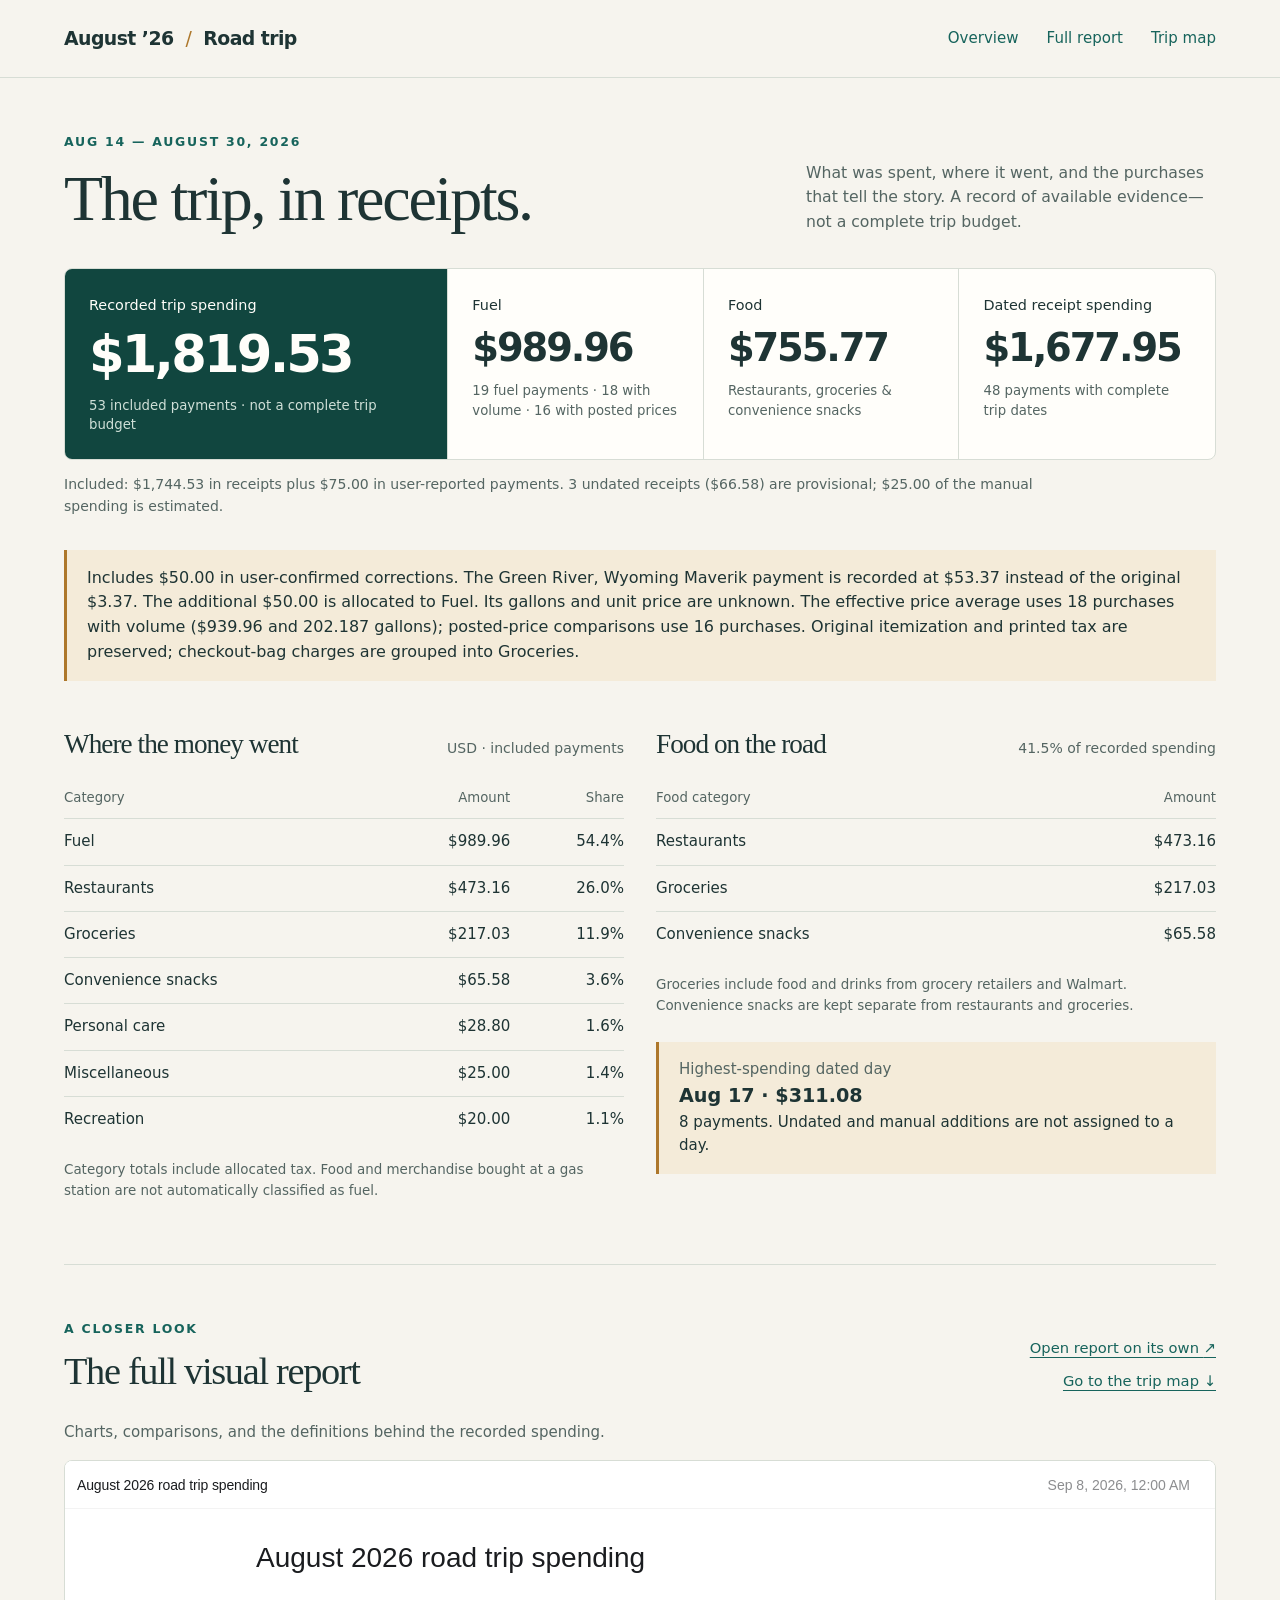
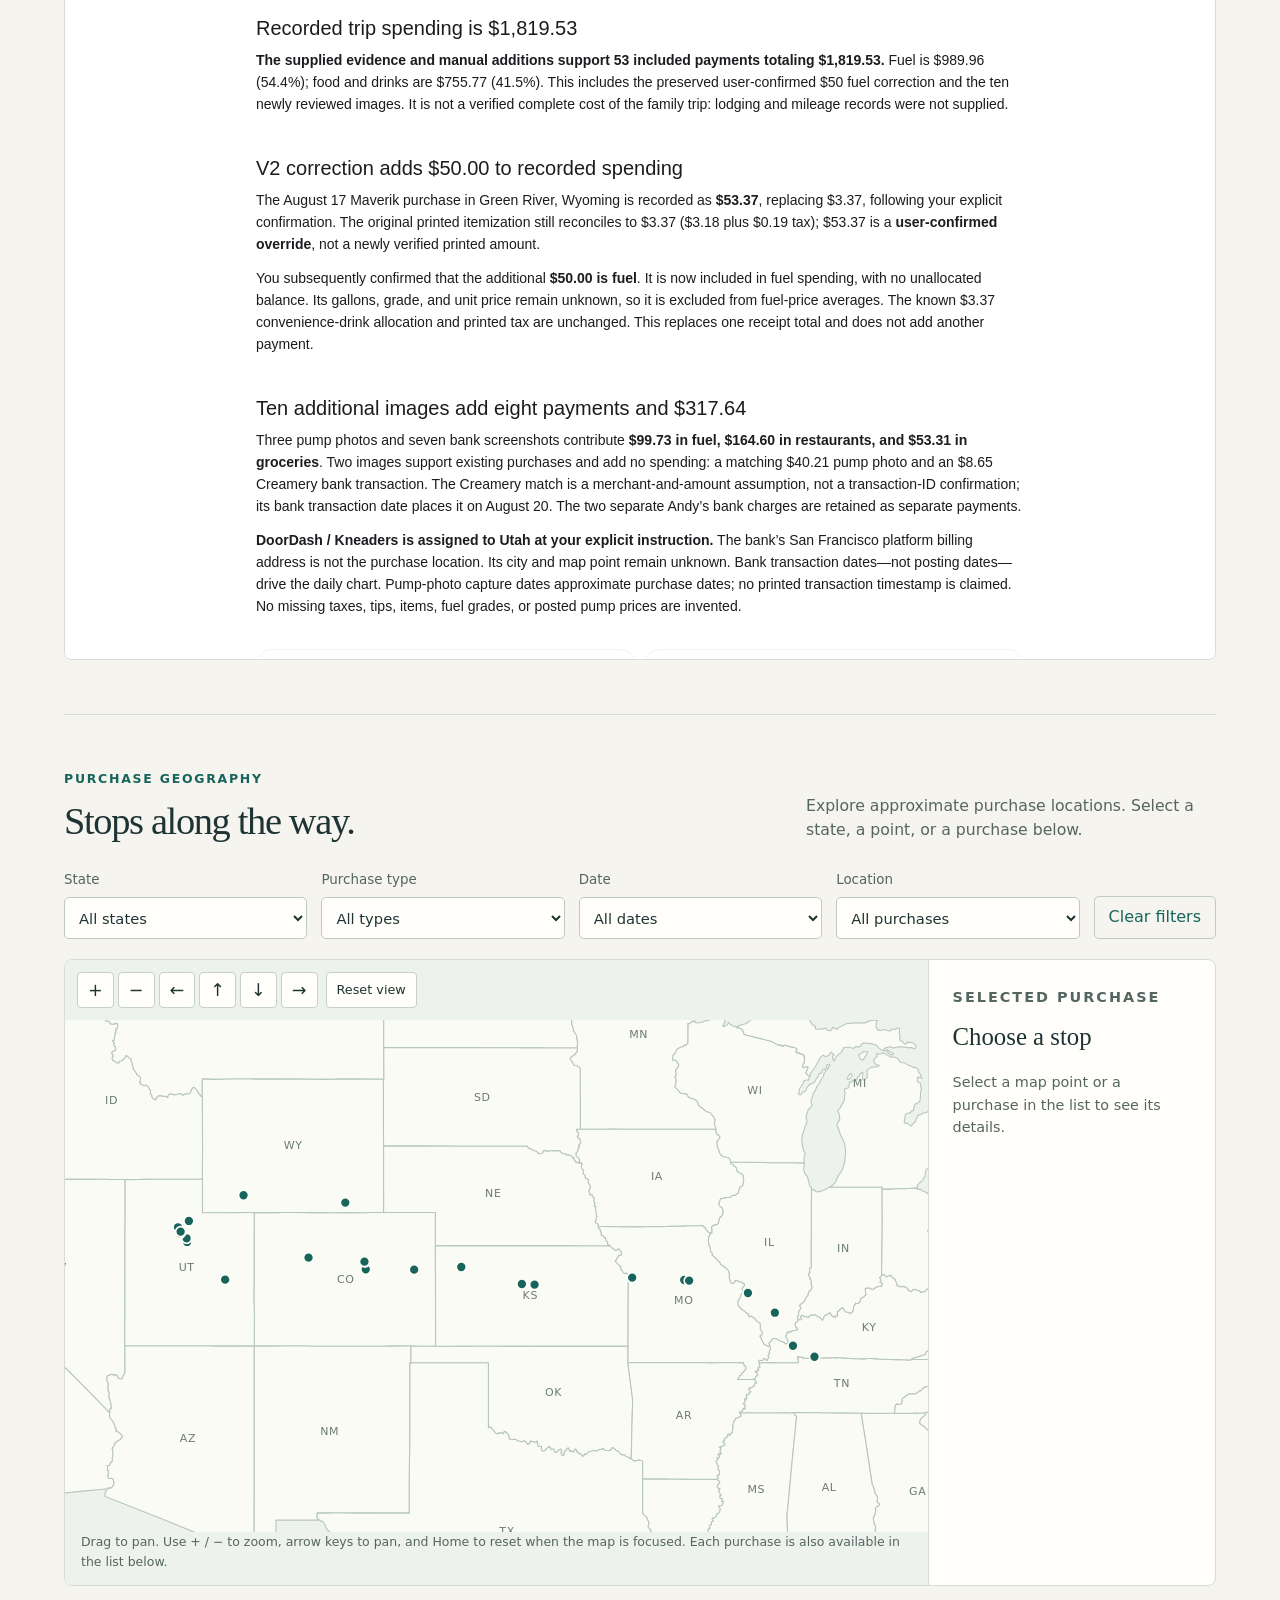
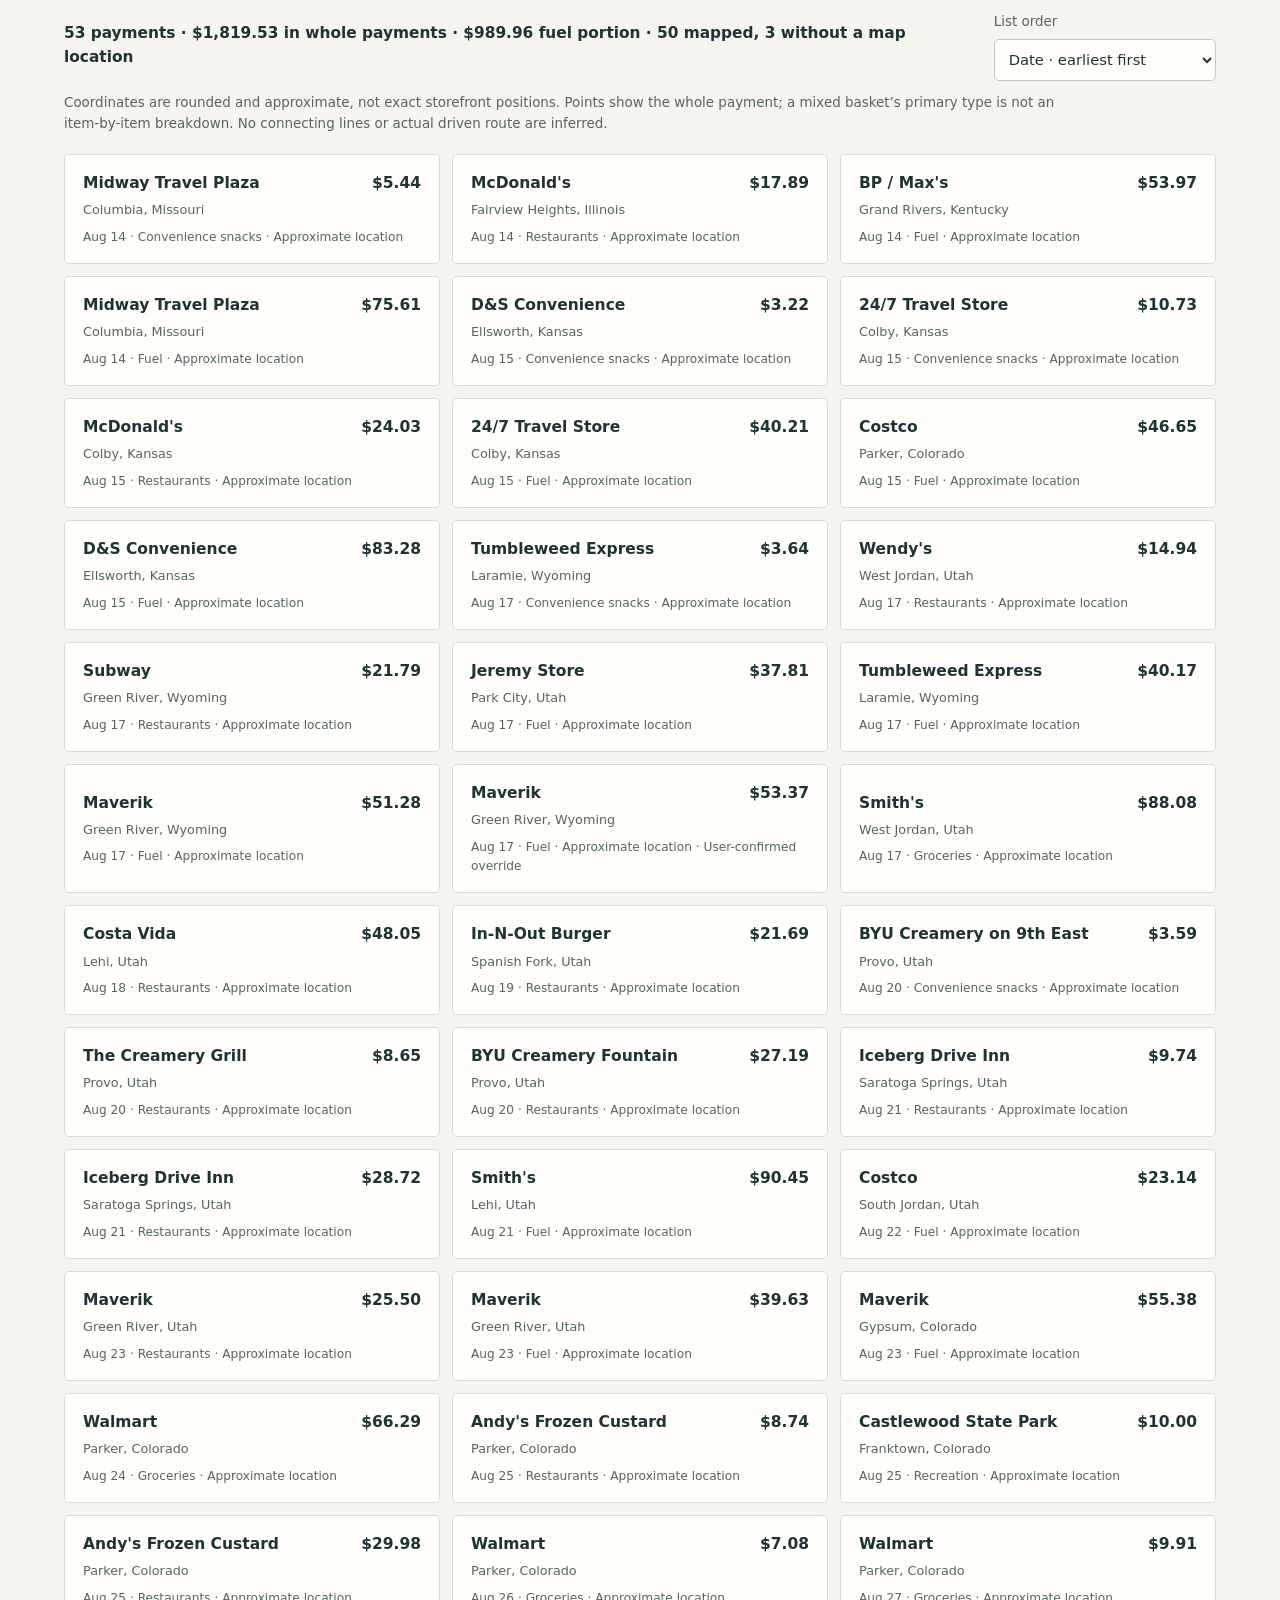
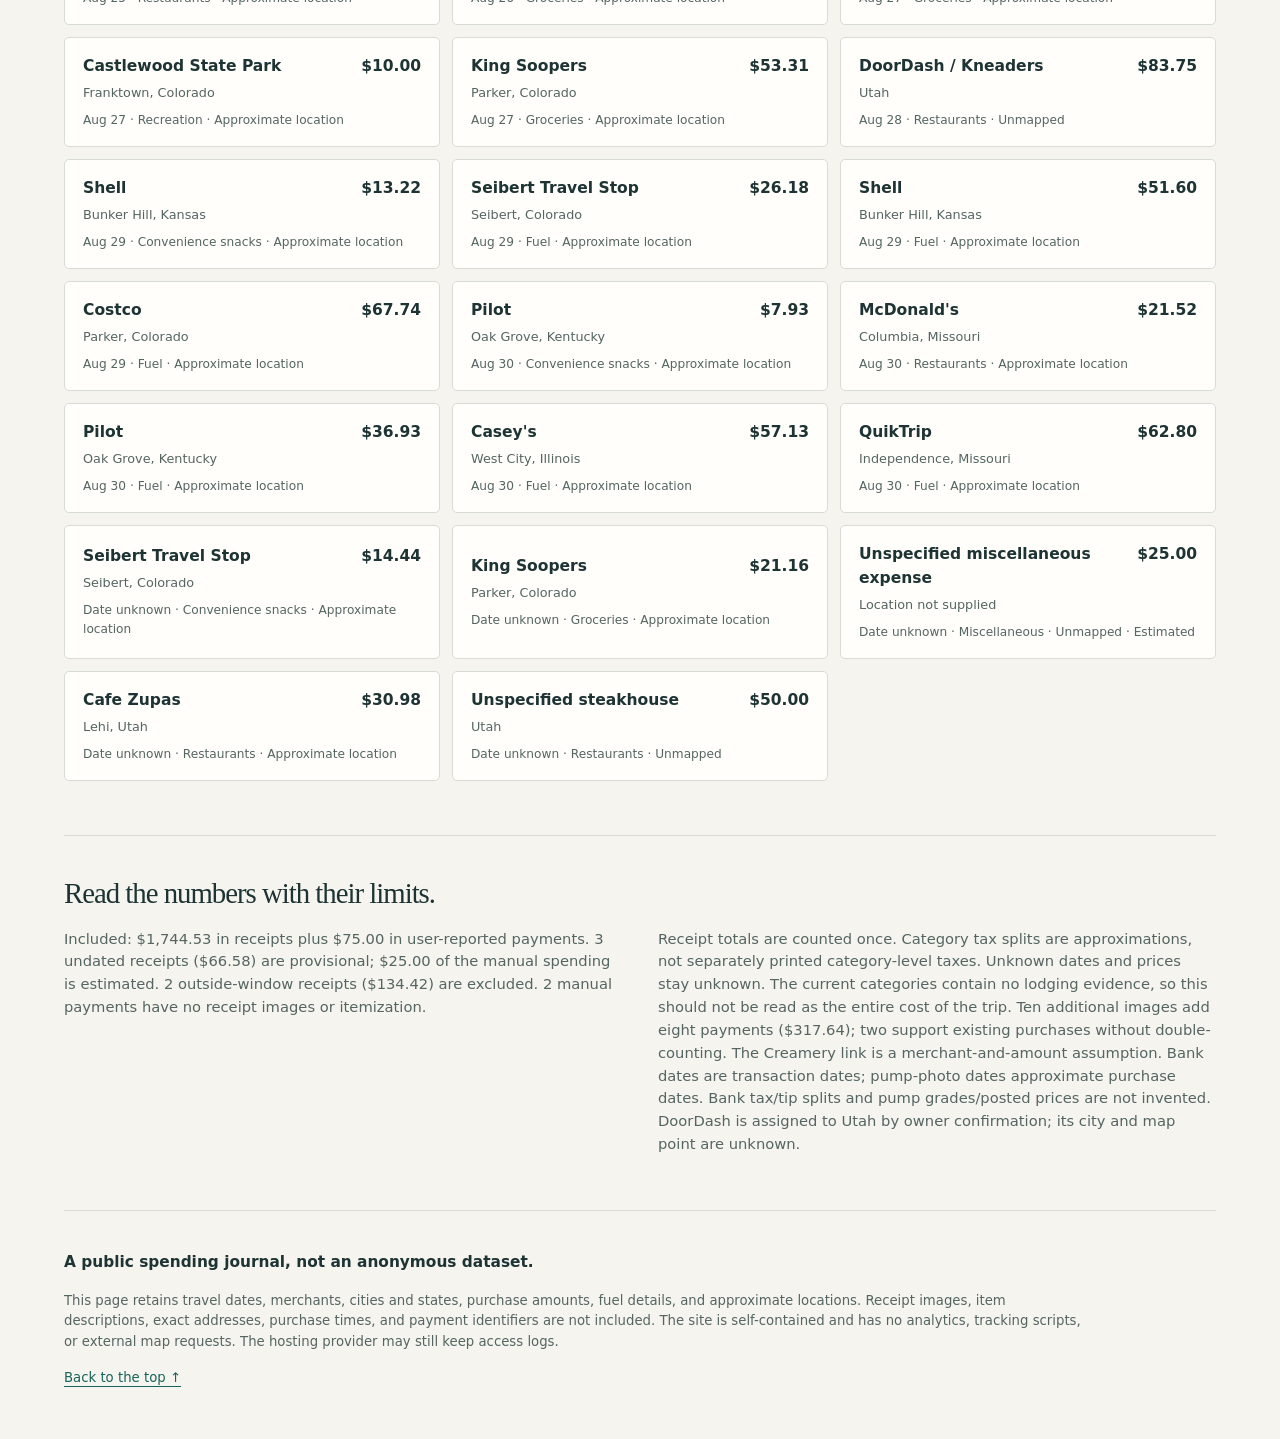
<file: index.html>
<!doctype html>
<html lang="en">
<head>
  <meta charset="utf-8">
  <meta name="viewport" content="width=device-width, initial-scale=1">
  <meta name="description" content="A receipt-backed look at an August road trip: recorded spending, fuel purchases, and approximate purchase locations.">
  <meta name="referrer" content="no-referrer">
  <meta http-equiv="Content-Security-Policy" content="default-src 'none'; script-src 'self'; style-src 'self'; img-src 'self' data:; frame-src 'self'; connect-src 'none'; base-uri 'none'; form-action 'none'">
  <title>August ’26 / Road trip</title>
  <link rel="stylesheet" href="assets/site.css">
  <script src="assets/trip-data.js" defer></script>
  <script src="assets/site.js" defer></script>
</head>
<body>
  <a class="skip-link" href="#overview">Skip to the overview</a>
  <header class="site-header">
    <a class="wordmark" href="#overview" aria-label="Road trip overview"><span id="edition">August ’26</span><span class="wordmark-divider">/</span>Road trip</a>
    <nav aria-label="Main navigation"><a href="#overview">Overview</a><a href="#visual-report">Full report</a><a href="#trip-map">Trip map</a></nav>
  </header>
  <main>
    <p id="data-error" class="error-message" role="alert" hidden>The trip data could not be loaded. Keep the assets folder beside this page and reload.</p>
    <noscript><p class="error-message">Enable JavaScript to explore the overview and map. The <a href="report.html">full report</a> also includes a readable, no-script version.</p></noscript>
    <section id="overview" class="section overview" aria-labelledby="overview-heading">
      <div class="section-heading introduction"><div><p class="eyebrow" id="trip-period">Trip spending journal</p><h1 id="overview-heading">The trip, in receipts.</h1></div><p class="intro-note">What was spent, where it went, and the purchases that tell the story. A record of available evidence—not a complete trip budget.</p></div>
      <div id="headline-metrics" class="metric-grid" aria-label="Recorded spending summary"></div>
      <p id="coverage-note" class="coverage-note"></p>
      <p id="correction-note" class="editorial-callout" hidden></p>
      <div class="overview-grid">
        <section class="summary-panel" aria-labelledby="category-heading"><div class="panel-heading"><h2 id="category-heading">Where the money went</h2><span class="small-label">USD · included payments</span></div><div id="category-table"></div><p class="table-note">Category totals include allocated tax. Food and merchandise bought at a gas station are not automatically classified as fuel.</p></section>
        <section class="summary-panel food-panel" aria-labelledby="food-heading"><div class="panel-heading"><h2 id="food-heading">Food on the road</h2><span id="food-share" class="small-label"></span></div><div id="food-table"></div><p class="table-note">Groceries include food and drinks from grocery retailers and Walmart. Convenience snacks are kept separate from restaurants and groceries.</p><div id="peak-day" class="editorial-callout"></div></section>
      </div>
    </section>
    <section id="visual-report" class="section report-section" aria-labelledby="report-heading"><div class="section-heading"><div><p class="eyebrow">A closer look</p><h2 id="report-heading">The full visual report</h2></div><div class="heading-links"><a class="text-link" href="report.html">Open report on its own <span aria-hidden="true">↗</span></a><a class="text-link" href="#trip-map">Go to the trip map ↓</a></div></div><p class="section-description">Charts, comparisons, and the definitions behind the recorded spending.</p><iframe class="report-frame" src="report.html" title="Road trip spending visual report" loading="lazy"></iframe></section>
    <section id="trip-map" class="section map-section" aria-labelledby="map-heading">
      <div class="section-heading"><div><p class="eyebrow">Purchase geography</p><h2 id="map-heading">Stops along the way.</h2></div><p class="intro-note">Explore approximate purchase locations. Select a state, a point, or a purchase below.</p></div>
      <form id="map-filters" class="map-filters" aria-label="Filter purchases"><label>State<select id="filter-state"><option value="">All states</option></select></label><label>Purchase type<select id="filter-category"><option value="">All types</option></select></label><label>Date<select id="filter-date"><option value="">All dates</option></select></label><label>Location<select id="filter-location"><option value="">All purchases</option><option value="mapped">On the map</option><option value="unmapped">No map location</option></select></label><button id="clear-filters" class="quiet-button" type="button">Clear filters</button></form>
      <div class="map-workspace">
        <div class="map-canvas-panel"><div class="map-tools" role="group" aria-label="Map view controls"><button type="button" id="zoom-in" aria-label="Zoom in">+</button><button type="button" id="zoom-out" aria-label="Zoom out">−</button><button type="button" id="pan-left" aria-label="Pan left">←</button><button type="button" id="pan-up" aria-label="Pan up">↑</button><button type="button" id="pan-down" aria-label="Pan down">↓</button><button type="button" id="pan-right" aria-label="Pan right">→</button><button type="button" id="reset-map">Reset view</button></div><svg id="purchase-map" viewBox="0 0 1000 520" role="group" tabindex="0" aria-label="Interactive approximate purchase map" aria-describedby="map-help"><title>Approximate purchase locations</title><g id="map-states"></g><g id="map-state-labels" aria-hidden="true"></g><g id="map-points"></g></svg><p id="map-help" class="map-help">Drag to pan. Use + / − to zoom, arrow keys to pan, and Home to reset when the map is focused. Each purchase is also available in the list below.</p></div>
        <aside class="purchase-detail" aria-labelledby="purchase-detail-heading" aria-live="polite" aria-atomic="true"><p class="eyebrow">Selected purchase</p><h3 id="purchase-detail-heading">Choose a stop</h3><div id="purchase-detail-content"><p>Select a map point or a purchase in the list to see its details.</p></div></aside>
      </div>
      <div class="map-results-heading"><p id="map-results-status" role="status" aria-live="polite"></p><label>List order<select id="list-order"><option value="date">Date · earliest first</option><option value="amount-desc">Amount · highest first</option><option value="amount-asc">Amount · lowest first</option></select></label></div>
      <p class="table-note map-caveat">Coordinates are rounded and approximate, not exact storefront positions. Points show the whole payment; a mixed basket’s primary type is not an item-by-item breakdown. No connecting lines or actual driven route are inferred.</p>
      <div id="purchase-list" class="purchase-list" aria-label="Filtered purchases"></div>
    </section>
    <section class="section methodology" aria-labelledby="method-heading"><h2 id="method-heading">Read the numbers with their limits.</h2><div class="method-grid"><p id="method-coverage"></p><p id="method-evidence">Receipt totals are counted once. Category tax splits are approximations, not separately printed category-level taxes. Unknown dates and prices stay unknown. Available expenses are not proof that every trip cost is captured.</p></div></section>
  </main>
  <footer class="site-footer"><p class="footer-title">A public spending journal, not an anonymous dataset.</p><p>This page retains travel dates, merchants, cities and states, purchase amounts, fuel details, and approximate locations. Receipt images, item descriptions, exact addresses, purchase times, and payment identifiers are not included. The site is self-contained and has no analytics, tracking scripts, or external map requests. The hosting provider may still keep access logs.</p><a href="#overview">Back to the top ↑</a></footer>
</body>
</html>
</file>
<file: assets/site.css>
:root{color-scheme:light;--paper:#f6f4ee;--surface:#fffefa;--ink:#1e3434;--muted:#546562;--line:#d7ddd5;--teal:#17645c;--teal-deep:#11463f;--teal-light:#e6efea;--gold:#ad772b;--gold-light:#f4ebd9;--radius:8px;--sans:ui-sans-serif,system-ui,-apple-system,BlinkMacSystemFont,"Segoe UI",sans-serif;--serif:Georgia,"Times New Roman",serif}
*{box-sizing:border-box}html{scroll-behavior:smooth;scroll-padding-top:88px}body{margin:0;background:var(--paper);color:var(--ink);font-family:var(--sans);font-size:16px;line-height:1.55}a{color:var(--teal);text-underline-offset:4px}button,input,select{font:inherit}button,a,select{touch-action:manipulation}button,select{min-height:42px}button{cursor:pointer}button:disabled{cursor:default;opacity:.5}:focus-visible{outline:3px solid var(--gold);outline-offset:4px}h1,h2,h3,p{margin-top:0}h1,h2{font-family:var(--serif);font-weight:400;letter-spacing:-.035em;line-height:1.1}h1{font-size:clamp(2.4rem,5vw,4rem);margin-bottom:0}h2{font-size:clamp(1.7rem,3vw,2.4rem);margin-bottom:18px}h3{font-size:1.12rem;line-height:1.4}p{margin-bottom:16px}small,.small-label{font-size:.875rem}.skip-link{position:fixed;left:18px;top:-80px;background:var(--ink);color:white;padding:12px;z-index:10}.skip-link:focus{top:14px}.site-header{max-width:1400px;margin:auto;padding:24px 5vw;display:flex;align-items:center;justify-content:space-between;gap:24px;border-bottom:1px solid var(--line)}.wordmark{color:var(--ink);text-decoration:none;font-weight:700;letter-spacing:-.03em;font-size:1.18rem;white-space:nowrap}.wordmark-divider{font-weight:400;color:var(--gold);margin:0 12px}.site-header nav{display:flex;gap:28px;flex-wrap:wrap}.site-header nav a{text-decoration:none;font-size:.94rem}.site-header nav a:hover{text-decoration:underline}main{max-width:1400px;margin:auto}.section{margin:0 5vw;padding:54px 0;border-bottom:1px solid var(--line)}.section-heading{display:flex;justify-content:space-between;align-items:flex-end;gap:40px;margin-bottom:28px}.section-heading h2{margin:0}.eyebrow{text-transform:uppercase;letter-spacing:.14em;font-size:.78rem;font-weight:700;color:var(--teal);margin-bottom:12px}.intro-note{max-width:410px;font-size:.98rem;color:var(--muted);margin:0}.introduction{margin-bottom:34px}.metric-grid{display:grid;grid-template-columns:1.5fr 1fr 1fr 1fr;border:1px solid var(--line);border-radius:var(--radius);overflow:hidden;background:var(--surface)}.metric{padding:25px 24px;border-right:1px solid var(--line)}.metric:last-child{border:0}.metric-primary{background:var(--teal-deep);color:var(--surface)}.metric-label{font-size:.9rem;font-weight:500;margin-bottom:10px}.metric-value{display:block;font-size:clamp(1.6rem,3vw,2.55rem);line-height:1.12;font-weight:650;letter-spacing:-.055em;font-variant-numeric:tabular-nums}.metric-primary .metric-value{font-size:clamp(2.25rem,4vw,3.2rem)}.metric-note{font-size:.83rem;color:var(--muted);margin:12px 0 0;line-height:1.45}.metric-primary .metric-note{color:#d0e0d8}.coverage-note{margin:14px 0 32px;font-size:.875rem;color:var(--muted);max-width:1000px}.overview-grid{display:grid;grid-template-columns:1fr 1fr;gap:32px}.summary-panel{padding:24px 0 8px}.panel-heading{display:flex;justify-content:space-between;gap:20px;align-items:baseline}.summary-panel h2{font-size:1.7rem}.small-label{color:var(--muted);white-space:nowrap}.data-table-wrapper{overflow-x:auto;max-width:100%}.data-table{width:100%;border-collapse:collapse;font-size:.94rem;font-variant-numeric:tabular-nums}.data-table caption{text-align:left;font-weight:600;margin-bottom:10px}.data-table th{color:var(--muted);font-weight:500;font-size:.83rem;text-align:left;border-bottom:1px solid var(--line);padding:10px 8px}.data-table td{padding:11px 8px;border-bottom:1px solid var(--line);vertical-align:top}.data-table .numeric{text-align:right;white-space:nowrap}.data-table td:first-child,.data-table th:first-child{padding-left:0}.data-table td:last-child,.data-table th:last-child{padding-right:0}.data-table tbody tr:last-child td{border-bottom:0}.data-table .total-row td{font-weight:700;border-top:2px solid var(--line)}.table-note{font-size:.84rem;color:var(--muted);margin:18px 0 0}.editorial-callout{border-left:3px solid var(--gold);padding:16px 20px;margin:25px 0;background:var(--gold-light)}.editorial-callout p{margin:0;font-size:.94rem}.editorial-callout strong{font-size:1.2rem}.table-details{margin-top:20px;border-top:1px solid var(--line);padding:14px 0}.table-details summary{cursor:pointer;font-size:.94rem;color:var(--teal);padding:3px 0}.table-details[open] summary{margin-bottom:18px}.table-details[open]{padding-bottom:12px}.secondary-grid{border-top:1px solid var(--line);margin-top:20px}.fuel-section{margin-top:38px;padding:35px 30px;background:var(--surface);border:1px solid var(--line);border-radius:var(--radius)}.fuel-section .intro-note{font-size:.88rem;max-width:350px}.fuel-section h2{font-size:1.9rem}.compact-metrics{grid-template-columns:repeat(4,1fr);border-left:0;border-right:0;border-radius:0}.compact-metrics .metric{padding:21px 20px}.compact-metrics .metric:first-child{padding-left:0}.compact-metrics .metric-value{font-size:1.95rem}.extreme-grid{display:grid;grid-template-columns:1fr 1fr;gap:28px;margin-top:24px}.fuel-extreme{padding-left:18px;border-left:2px solid var(--teal)}.fuel-extreme h3{font-size:.83rem;color:var(--muted);font-weight:500;margin-bottom:6px}.fuel-extreme strong{font-size:1.4rem}.fuel-extreme p{font-size:.875rem;margin:5px 0 0}.daily-detail{margin-top:26px}.report-section{padding-bottom:46px}.text-link{font-size:.92rem;white-space:nowrap}.section-description{color:var(--muted);font-size:.94rem}.report-frame{width:100%;height:800px;border:1px solid var(--line);border-radius:var(--radius);background:white}.map-filters{display:grid;grid-template-columns:repeat(4,minmax(0,1fr)) auto;align-items:end;gap:14px;margin:28px 0 20px}.map-filters label,.map-results-heading label{display:grid;gap:6px;font-size:.84rem;color:var(--muted)}select{border:1px solid #bfcac2;border-radius:5px;padding:8px 32px 8px 10px;background:var(--surface);color:var(--ink);width:100%;font-size:.92rem}.quiet-button{background:none;border:1px solid #bfcac2;border-radius:5px;color:var(--teal);padding:8px 14px}.quiet-button:hover{background:var(--teal-light)}.map-workspace{display:grid;grid-template-columns:minmax(0,3fr) minmax(230px,1fr);border:1px solid var(--line);border-radius:var(--radius);overflow:hidden;background:var(--surface)}.map-canvas-panel{min-width:0;position:relative;background:#edf2ed}.map-tools{display:flex;gap:4px;padding:12px;flex-wrap:wrap}.map-tools button{min-width:36px;min-height:36px;border:1px solid #c6d1c8;border-radius:4px;padding:3px 10px;background:var(--surface);color:var(--ink);font-size:1.1rem}.map-tools button:last-child{font-size:.8rem;margin-left:4px}.map-tools button:hover{background:var(--teal-light)}#purchase-map{display:block;width:100%;height:clamp(330px,40vw,540px);touch-action:none;cursor:grab}#purchase-map.is-dragging{cursor:grabbing}.state-shape{fill:#fbfbf6;stroke:#b7c7bb;stroke-width:1.1;vector-effect:non-scaling-stroke;cursor:pointer}.state-shape:hover,.state-shape.is-active{fill:#dbe8df;stroke:#6c927e}.state-label{font-family:var(--sans);font-size:14px;fill:#6b7d72;text-anchor:middle;dominant-baseline:middle;pointer-events:none;letter-spacing:.08em}.purchase-point{fill:var(--teal);stroke:#fffef8;stroke-width:1.7;vector-effect:non-scaling-stroke;cursor:pointer}.purchase-point:hover,.purchase-point:focus,.purchase-point.is-selected{fill:var(--gold);stroke:var(--ink);stroke-width:2.5}.purchase-point.is-dimmed{opacity:.1;pointer-events:none}.map-help{font-size:.78rem;padding:0 16px 14px;color:var(--muted);margin:0}.purchase-detail{padding:26px 24px;border-left:1px solid var(--line)}.purchase-detail h3{font-family:var(--serif);font-size:1.55rem;font-weight:400;margin:0 0 16px}.purchase-detail p{font-size:.9rem;color:var(--muted)}.detail-amount{font-size:2.3rem!important;font-weight:650;color:var(--ink)!important;letter-spacing:-.04em;margin-bottom:20px}.detail-facts{margin:0;display:grid;gap:12px}.detail-facts div{border-top:1px solid var(--line);padding-top:10px}.detail-facts dt{font-size:.77rem;color:var(--muted)}.detail-facts dd{margin:3px 0 0;font-size:.92rem}.purchase-detail .detail-warning{background:var(--gold-light);padding:10px;margin-top:15px;font-size:.8rem;color:#65471d}.map-results-heading{display:flex;justify-content:space-between;align-items:center;gap:20px;margin:26px 0 12px}.map-results-heading p{margin:0;font-size:.96rem;font-weight:600}.map-results-heading label{min-width:220px}.map-caveat{margin:0 0 20px;max-width:1000px}.purchase-list{display:grid;grid-template-columns:repeat(3,minmax(0,1fr));gap:12px}.purchase-card{width:100%;display:block;text-align:left;background:var(--surface);border:1px solid var(--line);padding:16px 18px;border-radius:5px;color:var(--ink)}.purchase-card:hover,.purchase-card.is-selected{border-color:var(--teal);background:var(--teal-light)}.purchase-card.is-selected{box-shadow:inset 3px 0 var(--teal)}.purchase-card-top{display:flex;justify-content:space-between;gap:15px;font-size:.97rem;font-weight:650;margin-bottom:5px}.purchase-card-top span:last-child{font-variant-numeric:tabular-nums;white-space:nowrap}.purchase-card-place,.purchase-card-meta{font-size:.8rem;color:var(--muted);display:block;line-height:1.6}.purchase-card-meta{margin-top:7px;font-size:.76rem}.empty-message{padding:30px 20px;background:var(--surface);grid-column:1/-1;border:1px dashed var(--line);text-align:center;color:var(--muted)}.methodology{padding-top:42px}.methodology h2{font-size:1.8rem}.method-grid{display:grid;grid-template-columns:1fr 1fr;gap:36px;color:var(--muted);font-size:.92rem}.method-grid p{margin:0}.site-footer{max-width:1400px;margin:0 auto;padding:40px 5vw 50px;color:var(--muted);font-size:.83rem}.site-footer p{max-width:1020px}.site-footer .footer-title{font-weight:650;color:var(--ink);font-size:.96rem}.error-message{margin:25px 5vw;padding:20px;background:var(--gold-light);border:1px solid var(--gold);color:#563d1c}[hidden]{display:none!important}
.heading-links{display:flex;flex-direction:column;align-items:flex-end;gap:10px}
@media(min-width:701px){.site-header{position:sticky;top:0;z-index:3;background:var(--paper)}}
@media(max-width:700px){.heading-links{align-items:flex-start;gap:0}}
@media(min-width:1400px){.section{margin-left:70px;margin-right:70px}.site-header,.site-footer{padding-left:70px;padding-right:70px}}
@media(max-width:1000px){.metric{padding:22px 18px}.metric-grid{grid-template-columns:1.3fr 1fr}.metric{border-bottom:1px solid var(--line)}.metric:nth-child(2){border-right:0}.metric:nth-child(3),.metric:nth-child(4){border-bottom:0}.compact-metrics{grid-template-columns:1fr 1fr}.compact-metrics .metric:first-child,.compact-metrics .metric{padding:18px}.overview-grid{gap:26px}.map-workspace{grid-template-columns:minmax(0,2.2fr) minmax(210px,1fr)}.purchase-detail{padding:22px 18px}.map-filters{grid-template-columns:repeat(2,minmax(0,1fr)) auto}.map-filters .quiet-button{grid-row:1/3;grid-column:3;height:100%}.purchase-list{grid-template-columns:repeat(2,minmax(0,1fr))}.panel-heading{display:block}.panel-heading .small-label{display:block;margin-top:-8px;margin-bottom:12px}}
@media(max-width:700px){html{scroll-padding-top:20px}.site-header{padding:18px 6vw;display:block}.site-header nav{gap:25px;margin-top:17px}.wordmark{font-size:1.15rem}.section{margin:0 6vw;padding:35px 0}.section-heading{display:block;margin-bottom:24px}.intro-note{max-width:none;margin-top:18px;font-size:.92rem}.eyebrow{font-size:.72rem}.metric-label{font-size:.82rem}.metric-value{font-size:1.75rem}.metric-note{font-size:.76rem}.metric-primary .metric-value{font-size:2.2rem}.metric{padding:20px 15px}.overview-grid{grid-template-columns:1fr;gap:8px}.summary-panel{padding-top:19px}.panel-heading{display:flex}.panel-heading .small-label{margin:0}.summary-panel h2{font-size:1.5rem}.food-panel{border-top:1px solid var(--line);margin-top:12px}.editorial-callout{margin-bottom:10px}.fuel-section{padding:25px 18px;margin-top:25px}.fuel-section h2{font-size:1.7rem}.fuel-section .intro-note{max-width:none}.compact-metrics .metric:first-child,.compact-metrics .metric{padding:18px 10px}.compact-metrics .metric-value{font-size:1.75rem}.extreme-grid{grid-template-columns:1fr;gap:22px}.report-frame{height:700px}.text-link{display:inline-block;margin-top:18px}.map-filters{grid-template-columns:1fr 1fr;gap:12px}.map-filters .quiet-button{grid-row:auto;grid-column:1/-1;height:auto}.map-workspace{grid-template-columns:1fr}.purchase-detail{border-left:0;border-top:1px solid var(--line)}.detail-facts{grid-template-columns:1fr 1fr}.purchase-detail .detail-amount{margin-bottom:14px}.map-results-heading{display:block}.map-results-heading label{margin-top:18px;max-width:260px}.purchase-list{grid-template-columns:1fr}.purchase-card{padding:15px 17px}.purchase-card-top{font-size:1rem}.purchase-card-place,.purchase-card-meta{font-size:.84rem}.method-grid{grid-template-columns:1fr;gap:18px}.site-footer{padding-left:6vw;padding-right:6vw}.data-table{font-size:.88rem}.data-table th{font-size:.78rem}.map-tools{gap:5px}.map-tools button{min-height:38px}#purchase-map{height:330px}}
@media(max-width:440px){
  .metric-grid,.compact-metrics,.overview-grid{grid-template-columns:minmax(0,1fr)}
  .metric-grid .metric,.compact-metrics .metric{min-width:0;border:0;border-bottom:1px solid var(--line);padding:20px 18px}
  .metric-grid .metric:last-child,.compact-metrics .metric:last-child{border-bottom:0}
  .metric-value,.compact-metrics .metric-value{max-width:100%;overflow-wrap:anywhere}
  .metric-label,.metric-note,.fuel-section,.summary-panel{min-width:0;overflow-wrap:break-word}
  .panel-heading{display:block}
  .panel-heading .small-label{display:block;white-space:normal;margin:0 0 12px}
}
@media(prefers-reduced-motion:reduce){html{scroll-behavior:auto}}
@media print{body{background:white;font-size:11pt}.site-header nav,.map-filters,.map-tools,.map-help,.purchase-list,.map-results-heading,.report-frame,.skip-link{display:none}.site-header,.site-footer{padding:18px 0}.section{margin:0;padding:24px 0}.metric-grid,.overview-grid,.map-workspace{break-inside:avoid}.section-heading{gap:20px}.report-section{display:none}.data-table th,.data-table td{padding:6px}.site-footer{font-size:9pt}.purchase-detail{break-inside:avoid}details:not([open]){display:none}a{color:inherit}}
</file>
